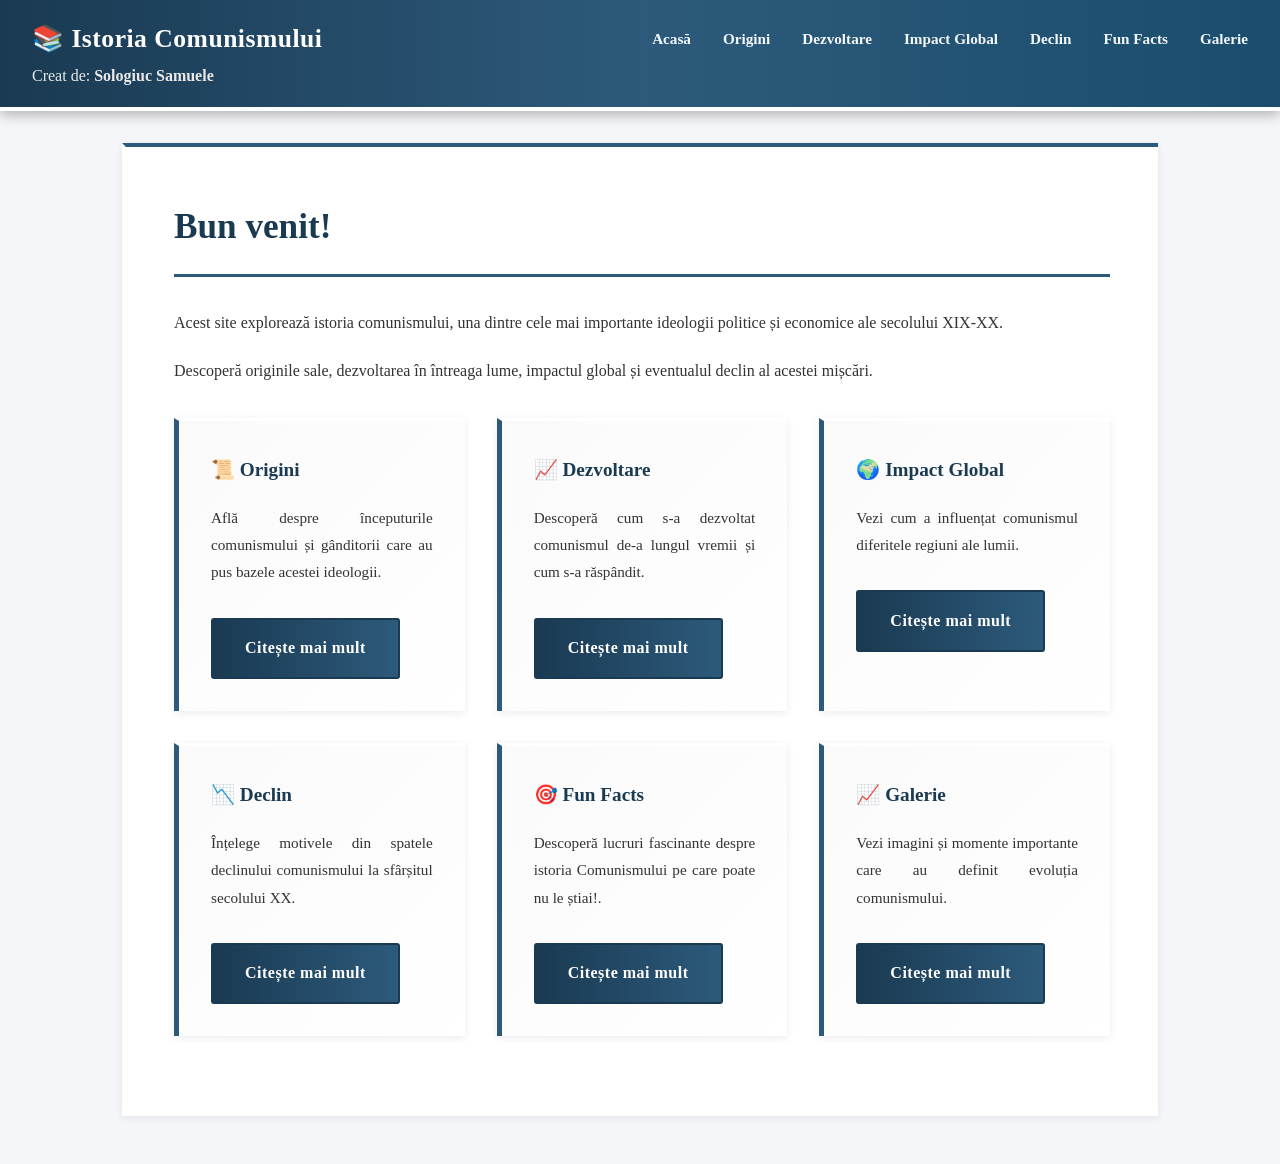
<file: index.html>
<!DOCTYPE html>
<html lang="ro">
<head>
    <meta charset="UTF-8">
    <meta name="viewport" content="width=device-width, initial-scale=1.0">
    <title>Istoria Comunismului</title>
    <link rel="stylesheet" href="style.css">
</head>
<body>
    <header>
        <div class="header-container">   
            <h1> 📚 Istoria Comunismului</h1>
            <nav>
                <ul>
                <li><a href="data.html">Acasă</a></li>
                <li><a href="origini.html">Origini</a></li>
                <li><a href="dezvoltare.html">Dezvoltare</a></li>
                <li><a href="impact.html">Impact Global</a></li>
                <li><a href="declin.html">Declin</a></li>
                <li><a href="fapte.html">Fun Facts</a></li>
                <li><a href="galerie.html">Galerie</a></li>
                </ul>
            </nav>
        </div>
        <p class="author">Creat de: <strong>Sologiuc Samuele</strong></p>
    </header>

    <main>
        <section id="intro">
            <h2>Bun venit!</h2>
            <p>Acest site explorează istoria comunismului, una dintre cele mai importante ideologii politice și economice ale secolului XIX-XX.</p>
            <p>Descoperă originile sale, dezvoltarea în întreaga lume, impactul global și eventualul declin al acestei mișcări.</p>
            
            <div class="cards">
                <div class="card">
                    <h3>📜 Origini</h3>
                    <p>Află despre începuturile comunismului și gânditorii care au pus bazele acestei ideologii.</p>
                    <a href="origini.html" class="btn">Citește mai mult</a>
                </div>
                <div class="card">
                    <h3>📈 Dezvoltare</h3>
                    <p>Descoperă cum s-a dezvoltat comunismul de-a lungul vremii și cum s-a răspândit.</p>
                    <a href="dezvoltare.html" class="btn">Citește mai mult</a>
                </div>
                <div class="card">
                    <h3>🌍 Impact Global</h3>
                    <p>Vezi cum a influențat comunismul diferitele regiuni ale lumii.</p>
                    <a href="impact.html" class="btn">Citește mai mult</a>
                </div>
                <div class="card">
                    <h3>📉 Declin</h3>
                    <p>Înțelege motivele din spatele declinului comunismului la sfârșitul secolului XX.</p>
                    <a href="declin.html" class="btn">Citește mai mult</a>
                </div>
                <div class="card">
                    <h3>🎯 Fun Facts</h3>
                    <p>Descoperă lucruri fascinante despre istoria Comunismului pe care poate nu le știai!.</p>
                    <a href="fapte.html" class="btn">Citește mai mult</a>
                </div>
                <div class="card">
                    <h3>📈 Galerie</h3>
                    <p>Vezi imagini și momente importante care au definit evoluția comunismului.</p>
                    <a href="galerie.html" class="btn">Citește mai mult</a>
                </div>
                </div>
            </div>
        </section>
    </main>

</body>
</html>
</file>
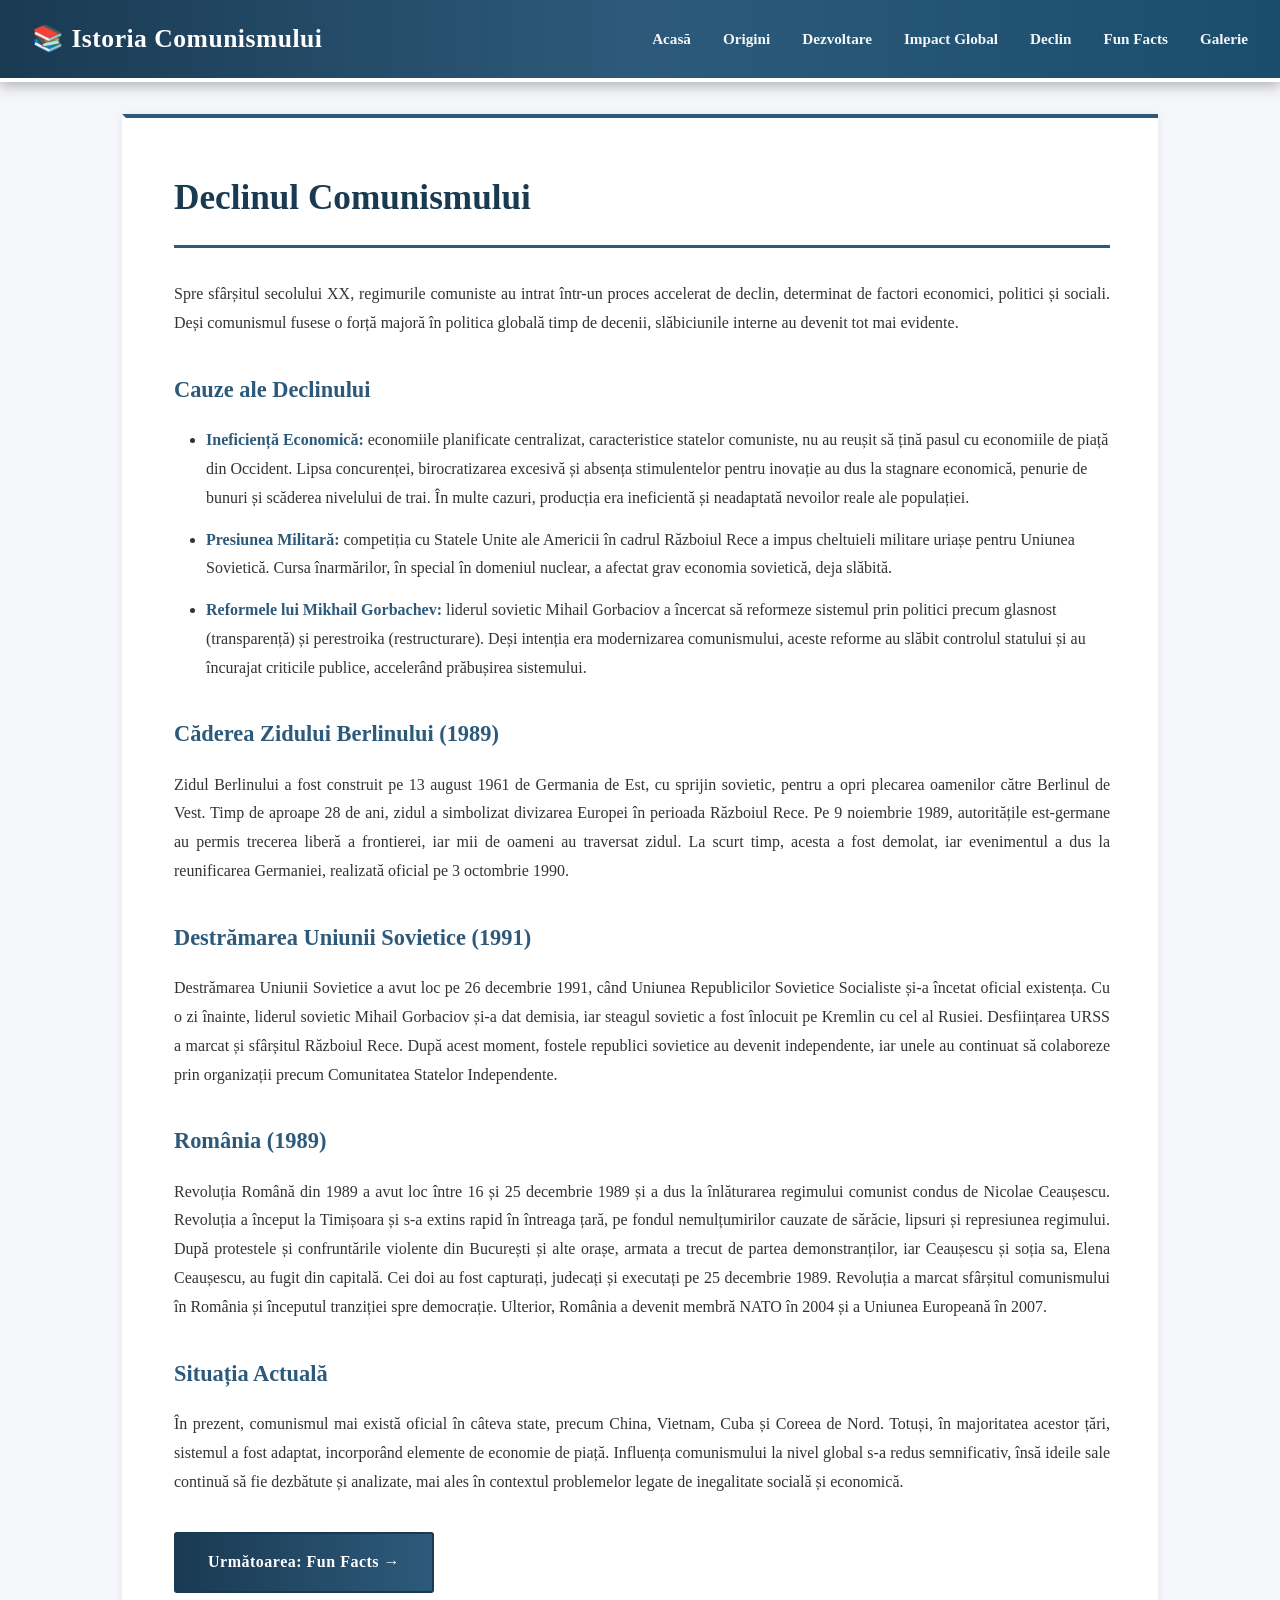
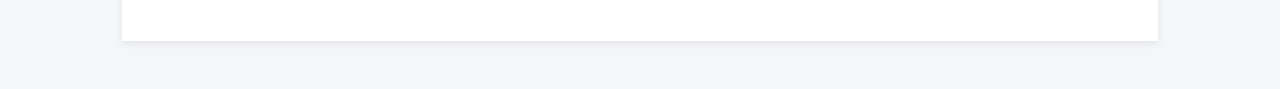
<file: declin.html>
<!DOCTYPE html>
<html lang="ro">
<head>
    <meta charset="UTF-8">
    <meta name="viewport" content="width=device-width, initial-scale=1.0">
    <title>Declin - Istoria Comunismului</title>
    <link rel="stylesheet" href="style.css">
</head>
<body>
    <header>
        <div class="header-container">   
            <h1> 📚 Istoria Comunismului</h1>
            <nav>
                <ul>
                <li><a href="index.html">Acasă</a></li>
                <li><a href="origini.html">Origini</a></li>
                <li><a href="dezvoltare.html">Dezvoltare</a></li>
                <li><a href="impact.html">Impact Global</a></li>
                <li><a href="declin.html">Declin</a></li>
                <li><a href="fapte.html">Fun Facts</a></li>
                <li><a href="galerie.html">Galerie</a></li>
                </ul>
            </nav>
        </div>
    </header>

    <main>
        <section id="declin">
            <h2>Declinul Comunismului</h2>
            <p>Spre sfârșitul secolului XX, regimurile comuniste au intrat într-un proces accelerat de declin, determinat de factori economici, politici și sociali. Deși comunismul fusese o forță majoră în politica globală timp de decenii, slăbiciunile interne au devenit tot mai evidente.</p>
            
            <h3>Cauze ale Declinului</h3>
            <ul>
                <li><strong>Ineficiență Economică: </strong>economiile planificate centralizat, caracteristice statelor comuniste, nu au reușit să țină pasul cu economiile de piață din Occident. Lipsa concurenței, birocratizarea excesivă și absența stimulentelor pentru inovație au dus la stagnare economică, penurie de bunuri și scăderea nivelului de trai. În multe cazuri, producția era ineficientă și neadaptată nevoilor reale ale populației.</li>
	            <li><strong>Presiunea Militară: </strong>competiția cu Statele Unite ale Americii în cadrul Războiul Rece a impus cheltuieli militare uriașe pentru Uniunea Sovietică. Cursa înarmărilor, în special în domeniul nuclear, a afectat grav economia sovietică, deja slăbită.</li>
	            <li><strong>Reformele lui Mikhail Gorbachev: </strong> liderul sovietic Mihail Gorbaciov a încercat să reformeze sistemul prin politici precum glasnost (transparență) și perestroika (restructurare). Deși intenția era modernizarea comunismului, aceste reforme au slăbit controlul statului și au încurajat criticile publice, accelerând prăbușirea sistemului.</li>
            </ul> 
            
            <h3>Căderea Zidului Berlinului (1989)</h3>
            <p>Zidul Berlinului a fost construit pe 13 august 1961 de Germania de Est, cu sprijin sovietic, pentru a opri plecarea oamenilor către Berlinul de Vest. Timp de aproape 28 de ani, zidul a simbolizat divizarea Europei în perioada Războiul Rece. Pe 9 noiembrie 1989, autoritățile est-germane au permis trecerea liberă a frontierei, iar mii de oameni au traversat zidul. La scurt timp, acesta a fost demolat, iar evenimentul a dus la reunificarea Germaniei, realizată oficial pe 3 octombrie 1990.</p>
            
            <h3>Destrămarea Uniunii Sovietice (1991)</h3>
            <p>Destrămarea Uniunii Sovietice a avut loc pe 26 decembrie 1991, când Uniunea Republicilor Sovietice Socialiste și-a încetat oficial existența. Cu o zi înainte, liderul sovietic Mihail Gorbaciov și-a dat demisia, iar steagul sovietic a fost înlocuit pe Kremlin cu cel al Rusiei. Desființarea URSS a marcat și sfârșitul Războiul Rece. După acest moment, fostele republici sovietice au devenit independente, iar unele au continuat să colaboreze prin organizații precum Comunitatea Statelor Independente.</p>
            
            <h3>România (1989)</h3>
            <p>Revoluția Română din 1989 a avut loc între 16 și 25 decembrie 1989 și a dus la înlăturarea regimului comunist condus de Nicolae Ceaușescu. Revoluția a început la Timișoara și s-a extins rapid în întreaga țară, pe fondul nemulțumirilor cauzate de sărăcie, lipsuri și represiunea regimului. După protestele și confruntările violente din București și alte orașe, armata a trecut de partea demonstranților, iar Ceaușescu și soția sa, Elena Ceaușescu, au fugit din capitală. Cei doi au fost capturați, judecați și executați pe 25 decembrie 1989. Revoluția a marcat sfârșitul comunismului în România și începutul tranziției spre democrație. Ulterior, România a devenit membră NATO în 2004 și a Uniunea Europeană în 2007.</p>

            <h3>Situația Actuală</h3>
            <p>În prezent, comunismul mai există oficial în câteva state, precum China, Vietnam, Cuba și Coreea de Nord. Totuși, în majoritatea acestor țări, sistemul a fost adaptat, incorporând elemente de economie de piață. Influența comunismului la nivel global s-a redus semnificativ, însă ideile sale continuă să fie dezbătute și analizate, mai ales în contextul problemelor legate de inegalitate socială și economică.</p>
            
            <a href="fapte.html" class="btn">Următoarea: Fun Facts →</a>
        </section>
    </main>

</body>
</html>
</file>
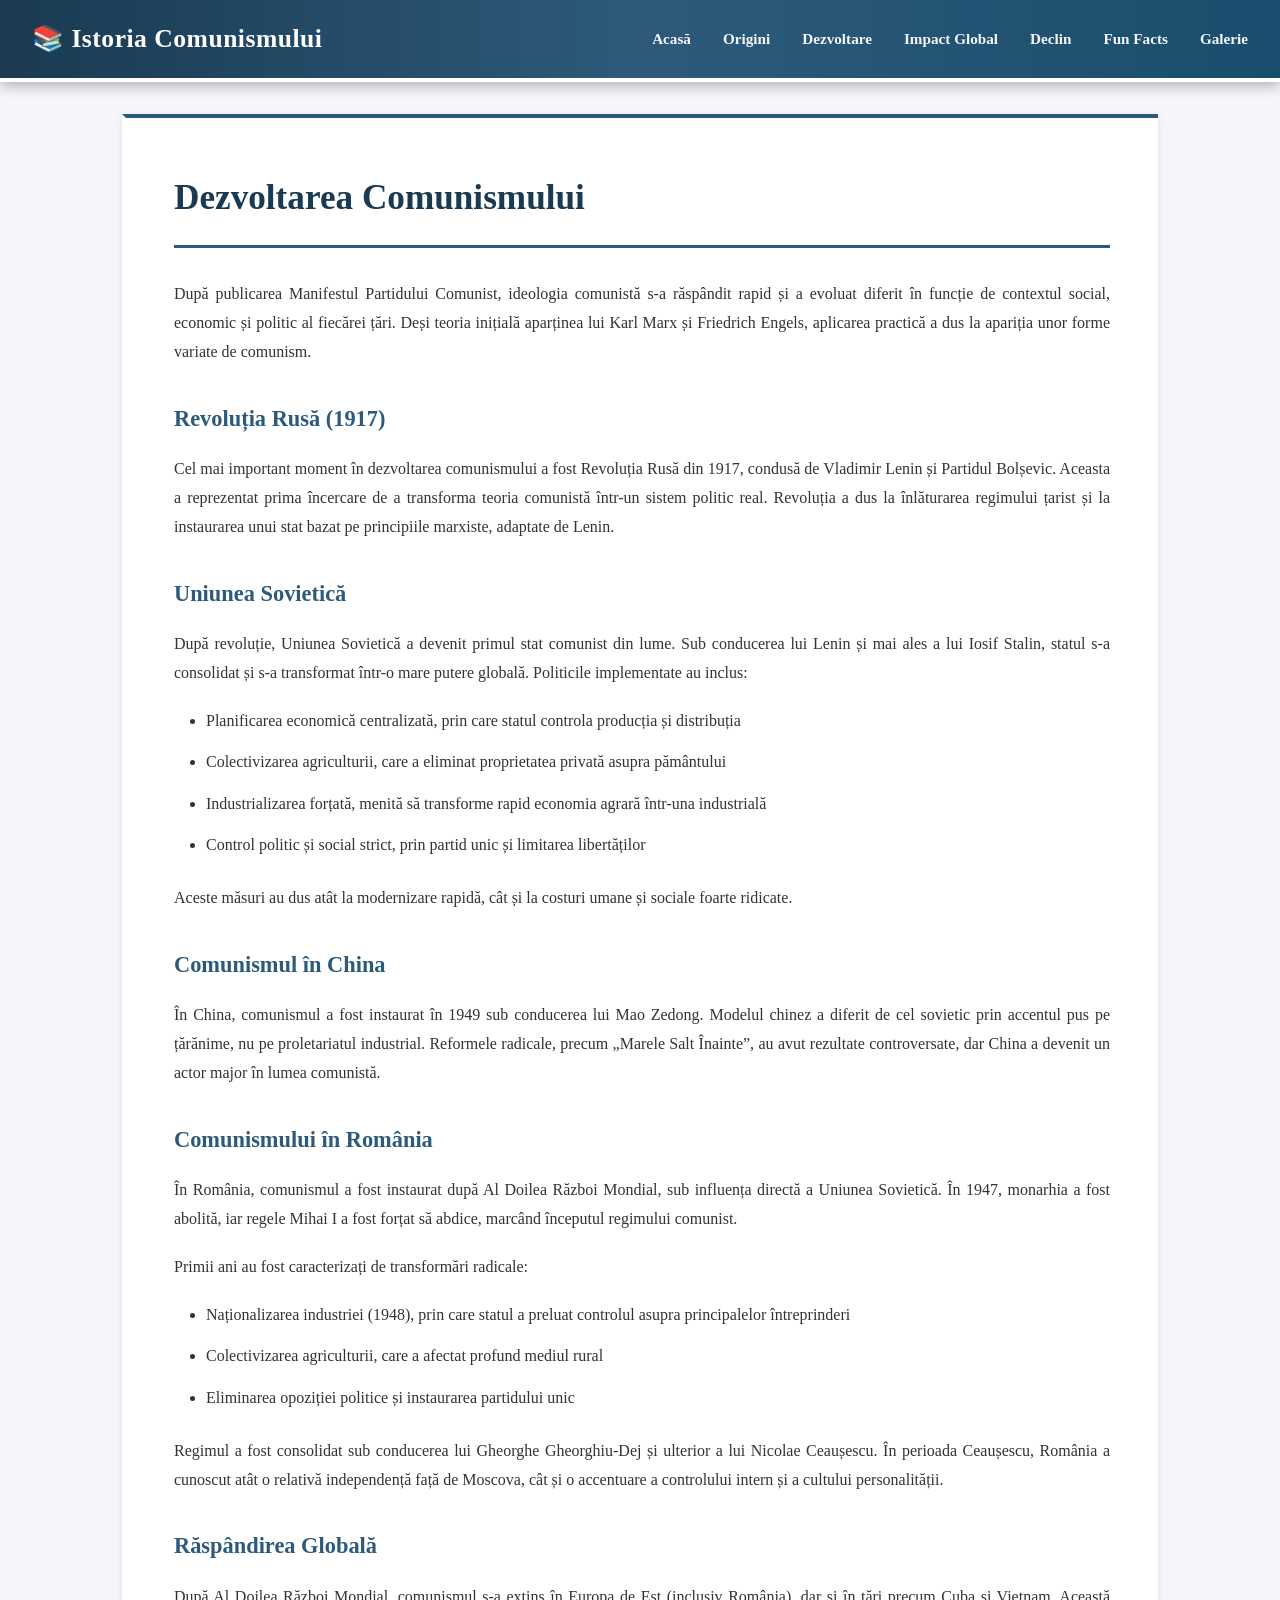
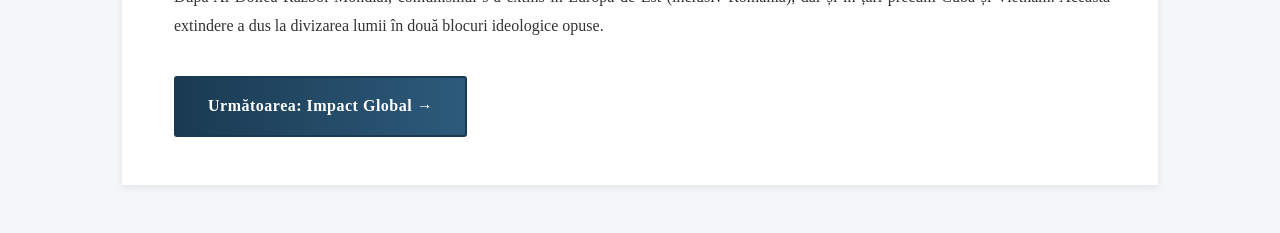
<file: dezvoltare.html>
<!DOCTYPE html>
<html lang="ro">
<head>
    <meta charset="UTF-8">
    <meta name="viewport" content="width=device-width, initial-scale=1.0">
    <link rel="stylesheet" href="style.css">
</head>
<body>
  <header>
        <div class="header-container">   
            <h1> 📚 Istoria Comunismului</h1>
            <nav>
                <ul>
                <li><a href="index.html">Acasă</a></li>
                <li><a href="origini.html">Origini</a></li>
                <li><a href="dezvoltare.html">Dezvoltare</a></li>
                <li><a href="impact.html">Impact Global</a></li>
                <li><a href="declin.html">Declin</a></li>
                <li><a href="fapte.html">Fun Facts</a></li>
                <li><a href="galerie.html">Galerie</a></li>
                </ul>
            </nav>
        </div>
    </header>

    <main>
        <section id="dezvoltare">
            <h2>Dezvoltarea Comunismului</h2>
            <p>După publicarea Manifestul Partidului Comunist, ideologia comunistă s-a răspândit rapid și a evoluat diferit în funcție de contextul social, economic și politic al fiecărei țări. Deși teoria inițială aparținea lui Karl Marx și Friedrich Engels, aplicarea practică a dus la apariția unor forme variate de comunism.</p>
            
            <h3>Revoluția Rusă (1917)</h3>
            <p>Cel mai important moment în dezvoltarea comunismului a fost Revoluția Rusă din 1917, condusă de Vladimir Lenin și Partidul Bolșevic. Aceasta a reprezentat prima încercare de a transforma teoria comunistă într-un sistem politic real. Revoluția a dus la înlăturarea regimului țarist și la instaurarea unui stat bazat pe principiile marxiste, adaptate de Lenin.</p>
            
            <h3>Uniunea Sovietică</h3>
            <p>După revoluție, Uniunea Sovietică a devenit primul stat comunist din lume. Sub conducerea lui Lenin și mai ales a lui Iosif Stalin, statul s-a consolidat și s-a transformat într-o mare putere globală. Politicile implementate au inclus:</p>
            <ul>
                <li>Planificarea economică centralizată, prin care statul controla producția și distribuția</li>
                <li>Colectivizarea agriculturii, care a eliminat proprietatea privată asupra pământului</li>
                <li>Industrializarea forțată, menită să transforme rapid economia agrară într-una industrială</li>
                <li>Control politic și social strict, prin partid unic și limitarea libertăților</li>
            </ul>
            <p>Aceste măsuri au dus atât la modernizare rapidă, cât și la costuri umane și sociale foarte ridicate.</p>
            
            <h3>Comunismul în China</h3>
            <p>În China, comunismul a fost instaurat în 1949 sub conducerea lui Mao Zedong. Modelul chinez a diferit de cel sovietic prin accentul pus pe țărănime, nu pe proletariatul industrial. Reformele radicale, precum „Marele Salt Înainte”, au avut rezultate controversate, dar China a devenit un actor major în lumea comunistă.</p>
            
            <h3>Comunismului în România</h3>
            <p>În România, comunismul a fost instaurat după Al Doilea Război Mondial, sub influența directă a Uniunea Sovietică. În 1947, monarhia a fost abolită, iar regele Mihai I a fost forțat să abdice, marcând începutul regimului comunist.</p>
            <p>Primii ani au fost caracterizați de transformări radicale:</p>
            <ul>
                <li>Naționalizarea industriei (1948), prin care statul a preluat controlul asupra principalelor întreprinderi</li>
                <li>Colectivizarea agriculturii, care a afectat profund mediul rural</li>
                <li>Eliminarea opoziției politice și instaurarea partidului unic</li>
            </ul>
            <p>Regimul a fost consolidat sub conducerea lui Gheorghe Gheorghiu-Dej și ulterior a lui Nicolae Ceaușescu. În perioada Ceaușescu, România a cunoscut atât o relativă independență față de Moscova, cât și o accentuare a controlului intern și a cultului personalității.</p>
            
            <h3>Răspândirea Globală</h3>
            <p>După Al Doilea Război Mondial, comunismul s-a extins în Europa de Est (inclusiv România), dar și în țări precum Cuba și Vietnam. Această extindere a dus la divizarea lumii în două blocuri ideologice opuse.</p>
            
            <a href="impact.html" class="btn">Următoarea: Impact Global →</a>
        </section>
    </main>

</body>
</html>
</file>
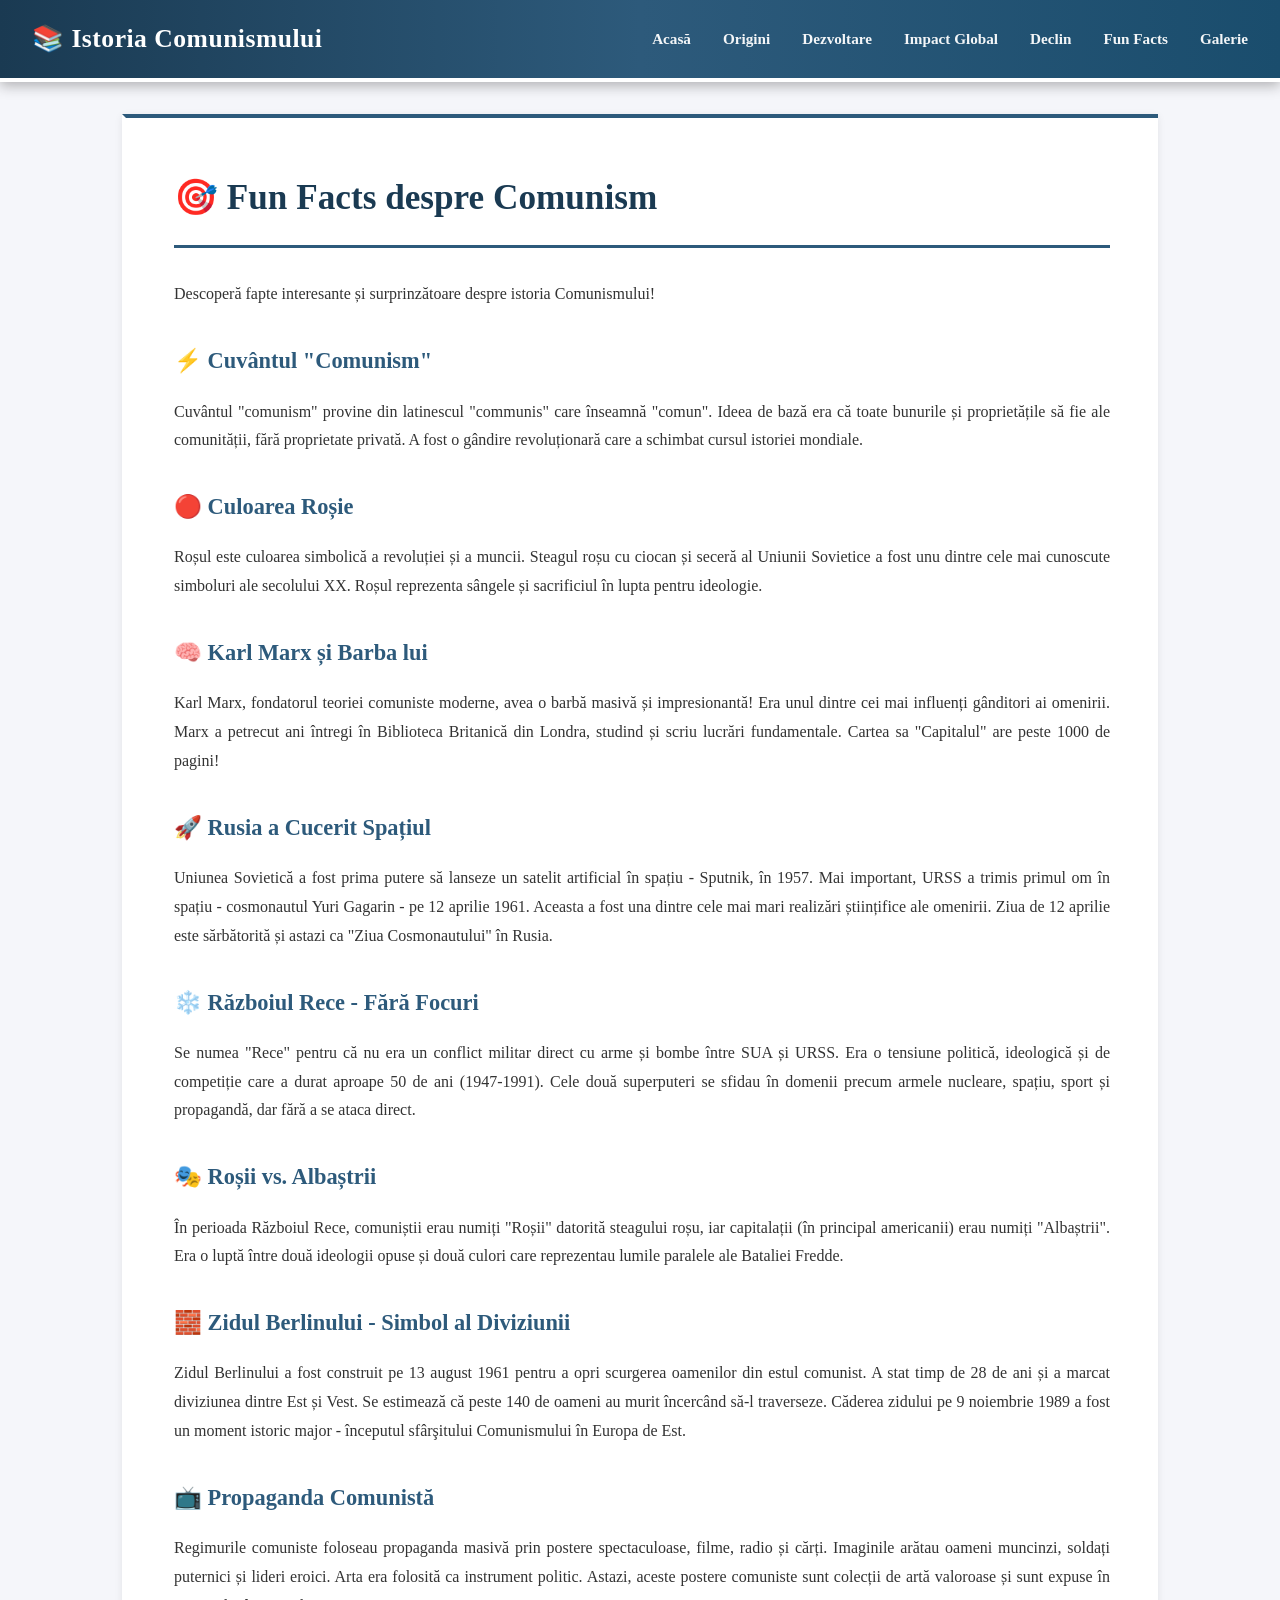
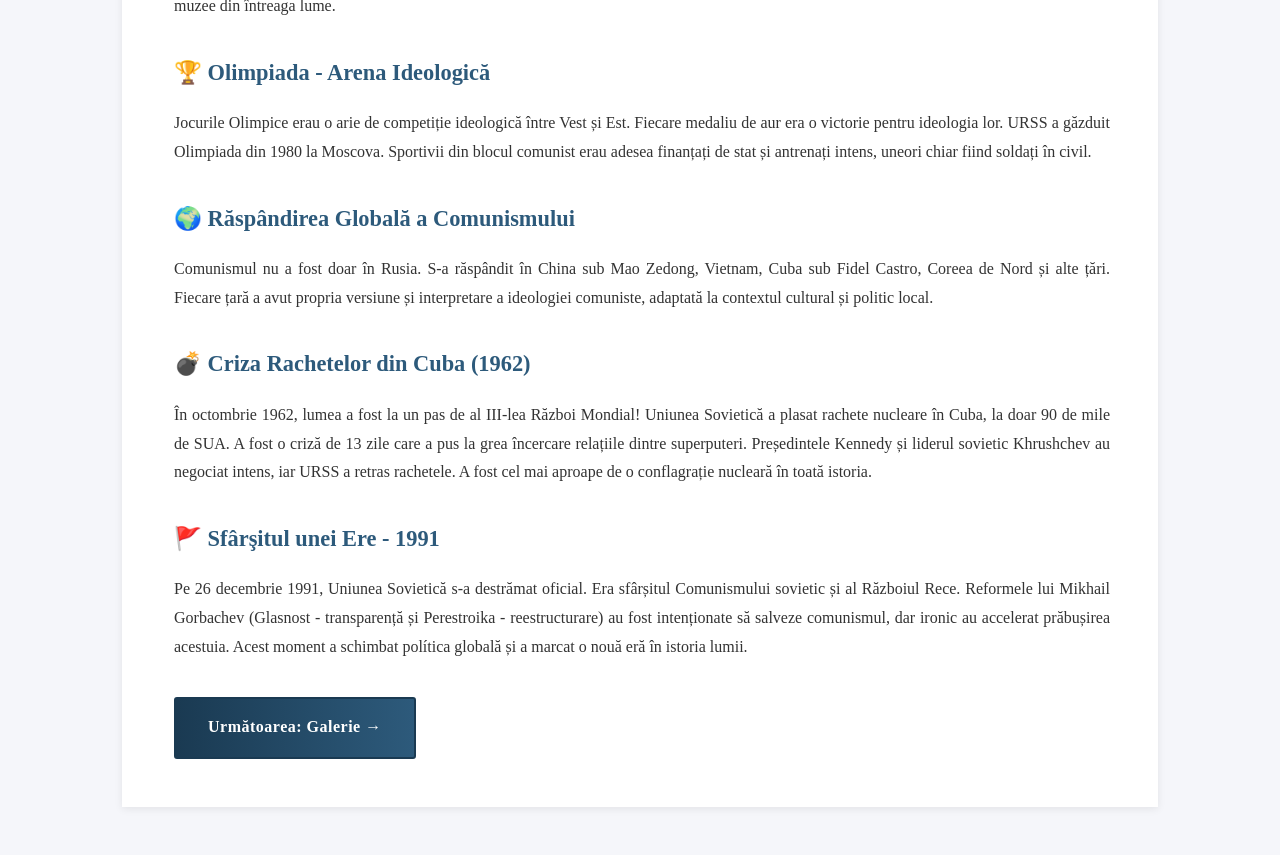
<file: fapte.html>
<!DOCTYPE html>
<html lang="ro">
<head>
    <meta charset="UTF-8">
    <meta name="viewport" content="width=device-width, initial-scale=1.0">
    <title>Fun Facts - Istoria Comunismului</title>
    <link rel="stylesheet" href="style.css">
</head>
<body>
  <header>
        <div class="header-container">   
            <h1> 📚 Istoria Comunismului</h1>
            <nav>
                <ul>
                <li><a href="index.html">Acasă</a></li>
                <li><a href="origini.html">Origini</a></li>
                <li><a href="dezvoltare.html">Dezvoltare</a></li>
                <li><a href="impact.html">Impact Global</a></li>
                <li><a href="declin.html">Declin</a></li>
                <li><a href="fapte.html">Fun Facts</a></li>
                <li><a href="galerie.html">Galerie</a></li>
                </ul>
            </nav>
        </div>
    </header>

    <main>
        <section id="facts">
            <h2>🎯 Fun Facts despre Comunism</h2>
            <p>Descoperă fapte interesante și surprinzătoare despre istoria Comunismului!</p>
            
            <h3>⚡ Cuvântul "Comunism"</h3>
            <p>Cuvântul "comunism" provine din latinescul "communis" care înseamnă "comun". Ideea de bază era că toate bunurile și proprietățile să fie ale comunității, fără proprietate privată. A fost o gândire revoluționară care a schimbat cursul istoriei mondiale.</p>
            
            <h3>🔴 Culoarea Roșie</h3>
            <p>Roșul este culoarea simbolică a revoluției și a muncii. Steagul roșu cu ciocan și seceră al Uniunii Sovietice a fost unu dintre cele mai cunoscute simboluri ale secolului XX. Roșul reprezenta sângele și sacrificiul în lupta pentru ideologie.</p>
            
            <h3>🧠 Karl Marx și Barba lui</h3>
            <p>Karl Marx, fondatorul teoriei comuniste moderne, avea o barbă masivă și impresionantă! Era unul dintre cei mai influenți gânditori ai omenirii. Marx a petrecut ani întregi în Biblioteca Britanică din Londra, studind și scriu lucrări fundamentale. Cartea sa "Capitalul" are peste 1000 de pagini!</p>
            
            <h3>🚀 Rusia a Cucerit Spațiul</h3>
            <p>Uniunea Sovietică a fost prima putere să lanseze un satelit artificial în spațiu - Sputnik, în 1957. Mai important, URSS a trimis primul om în spațiu - cosmonautul Yuri Gagarin - pe 12 aprilie 1961. Aceasta a fost una dintre cele mai mari realizări științifice ale omenirii. Ziua de 12 aprilie este sărbătorită și astazi ca "Ziua Cosmonautului" în Rusia.</p>
            
            <h3>❄️ Războiul Rece - Fără Focuri</h3>
            <p>Se numea "Rece" pentru că nu era un conflict militar direct cu arme și bombe între SUA și URSS. Era o tensiune politică, ideologică și de competiție care a durat aproape 50 de ani (1947-1991). Cele două superputeri se sfidau în domenii precum armele nucleare, spațiu, sport și propagandă, dar fără a se ataca direct.</p>
            
            <h3>🎭 Roșii vs. Albaștrii</h3>
            <p>În perioada Războiul Rece, comuniștii erau numiți "Roșii" datorită steagului roșu, iar capitalații (în principal americanii) erau numiți "Albaștrii". Era o luptă între două ideologii opuse și două culori care reprezentau lumile paralele ale Bataliei Fredde.</p>
            
            <h3>🧱 Zidul Berlinului - Simbol al Diviziunii</h3>
            <p>Zidul Berlinului a fost construit pe 13 august 1961 pentru a opri scurgerea oamenilor din estul comunist. A stat timp de 28 de ani și a marcat diviziunea dintre Est și Vest. Se estimează că peste 140 de oameni au murit încercând să-l traverseze. Căderea zidului pe 9 noiembrie 1989 a fost un moment istoric major - începutul sfârşitului Comunismului în Europa de Est.</p>
            
            <h3>📺 Propaganda Comunistă</h3>
            <p>Regimurile comuniste foloseau propaganda masivă prin postere spectaculoase, filme, radio și cărți. Imaginile arătau oameni muncinzi, soldați puternici și lideri eroici. Arta era folosită ca instrument politic. Astazi, aceste postere comuniste sunt colecții de artă valoroase și sunt expuse în muzee din întreaga lume.</p>
            
            <h3>🏆 Olimpiada - Arena Ideologică</h3>
            <p>Jocurile Olimpice erau o arie de competiție ideologică între Vest și Est. Fiecare medaliu de aur era o victorie pentru ideologia lor. URSS a găzduit Olimpiada din 1980 la Moscova. Sportivii din blocul comunist erau adesea finanțați de stat și antrenați intens, uneori chiar fiind soldați în civil.</p>
            
            <h3>🌍 Răspândirea Globală a Comunismului</h3>
            <p>Comunismul nu a fost doar în Rusia. S-a răspândit în China sub Mao Zedong, Vietnam, Cuba sub Fidel Castro, Coreea de Nord și alte țări. Fiecare țară a avut propria versiune și interpretare a ideologiei comuniste, adaptată la contextul cultural și politic local.</p>
            
            <h3>💣 Criza Rachetelor din Cuba (1962)</h3>
            <p>În octombrie 1962, lumea a fost la un pas de al III-lea Război Mondial! Uniunea Sovietică a plasat rachete nucleare în Cuba, la doar 90 de mile de SUA. A fost o criză de 13 zile care a pus la grea încercare relațiile dintre superputeri. Președintele Kennedy și liderul sovietic Khrushchev au negociat intens, iar URSS a retras rachetele. A fost cel mai aproape de o conflagrație nucleară în toată istoria.</p>
            
            <h3>🚩 Sfârşitul unei Ere - 1991</h3>
            <p>Pe 26 decembrie 1991, Uniunea Sovietică s-a destrămat oficial. Era sfârșitul Comunismului sovietic și al Războiul Rece. Reformele lui Mikhail Gorbachev (Glasnost - transparență și Perestroika - reestructurare) au fost intenționate să salveze comunismul, dar ironic au accelerat prăbușirea acestuia. Acest moment a schimbat política globală și a marcat o nouă eră în istoria lumii.</p>
            
            <a href="galerie.html" class="btn">Următoarea: Galerie →</a>
        </section>
    </main>

</body>
</html>
</file>
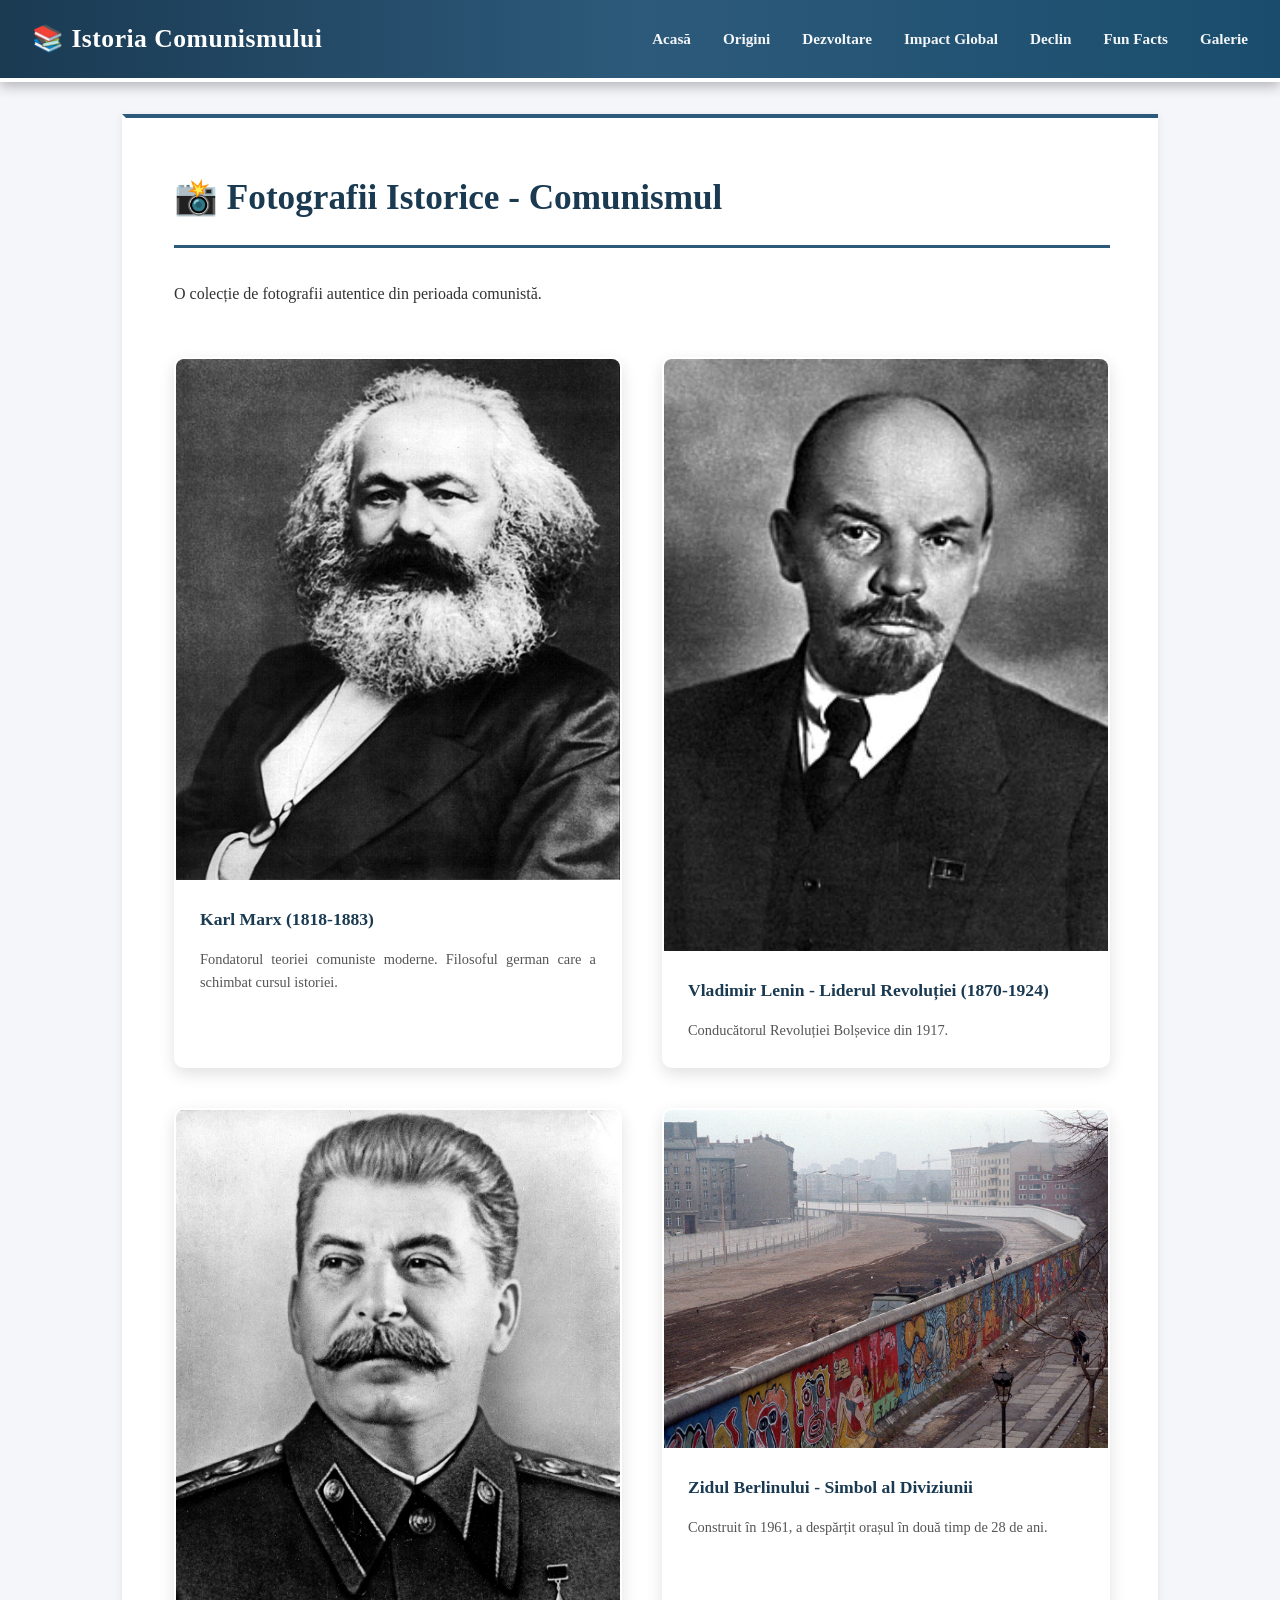
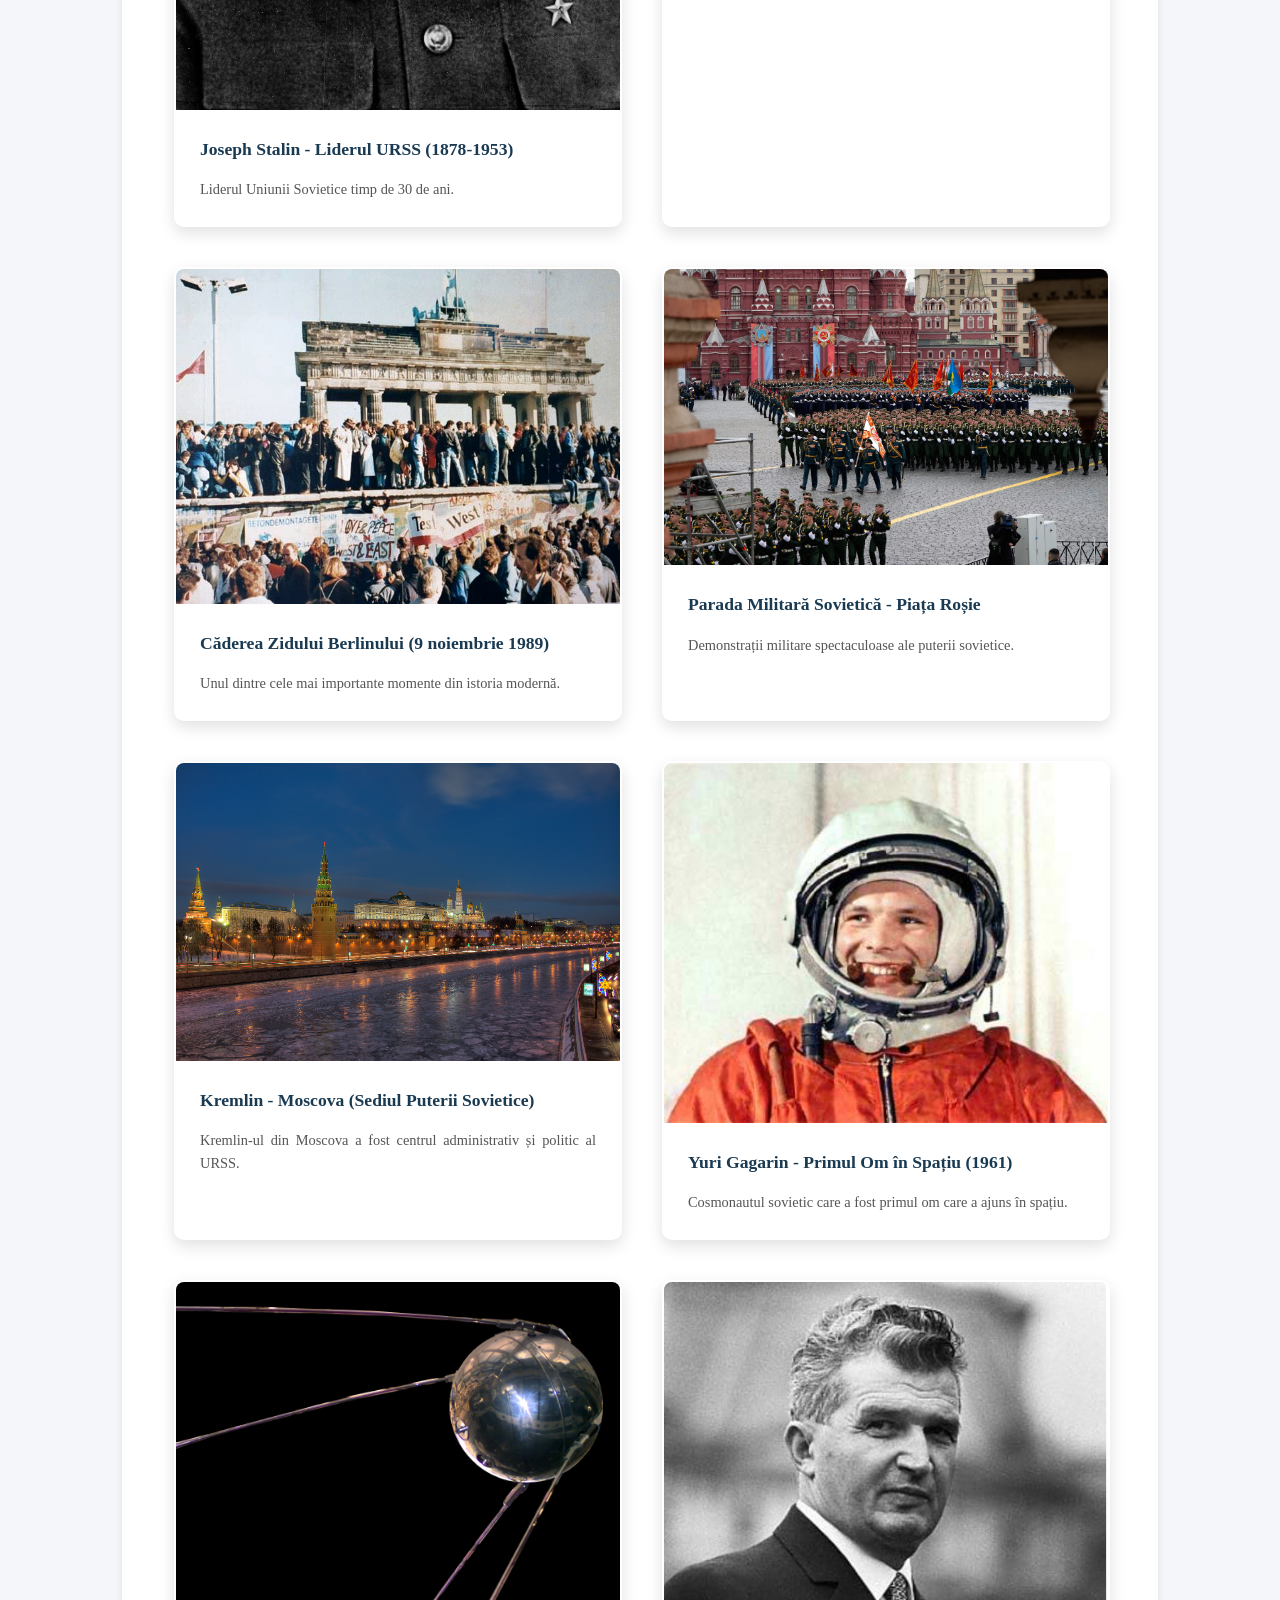
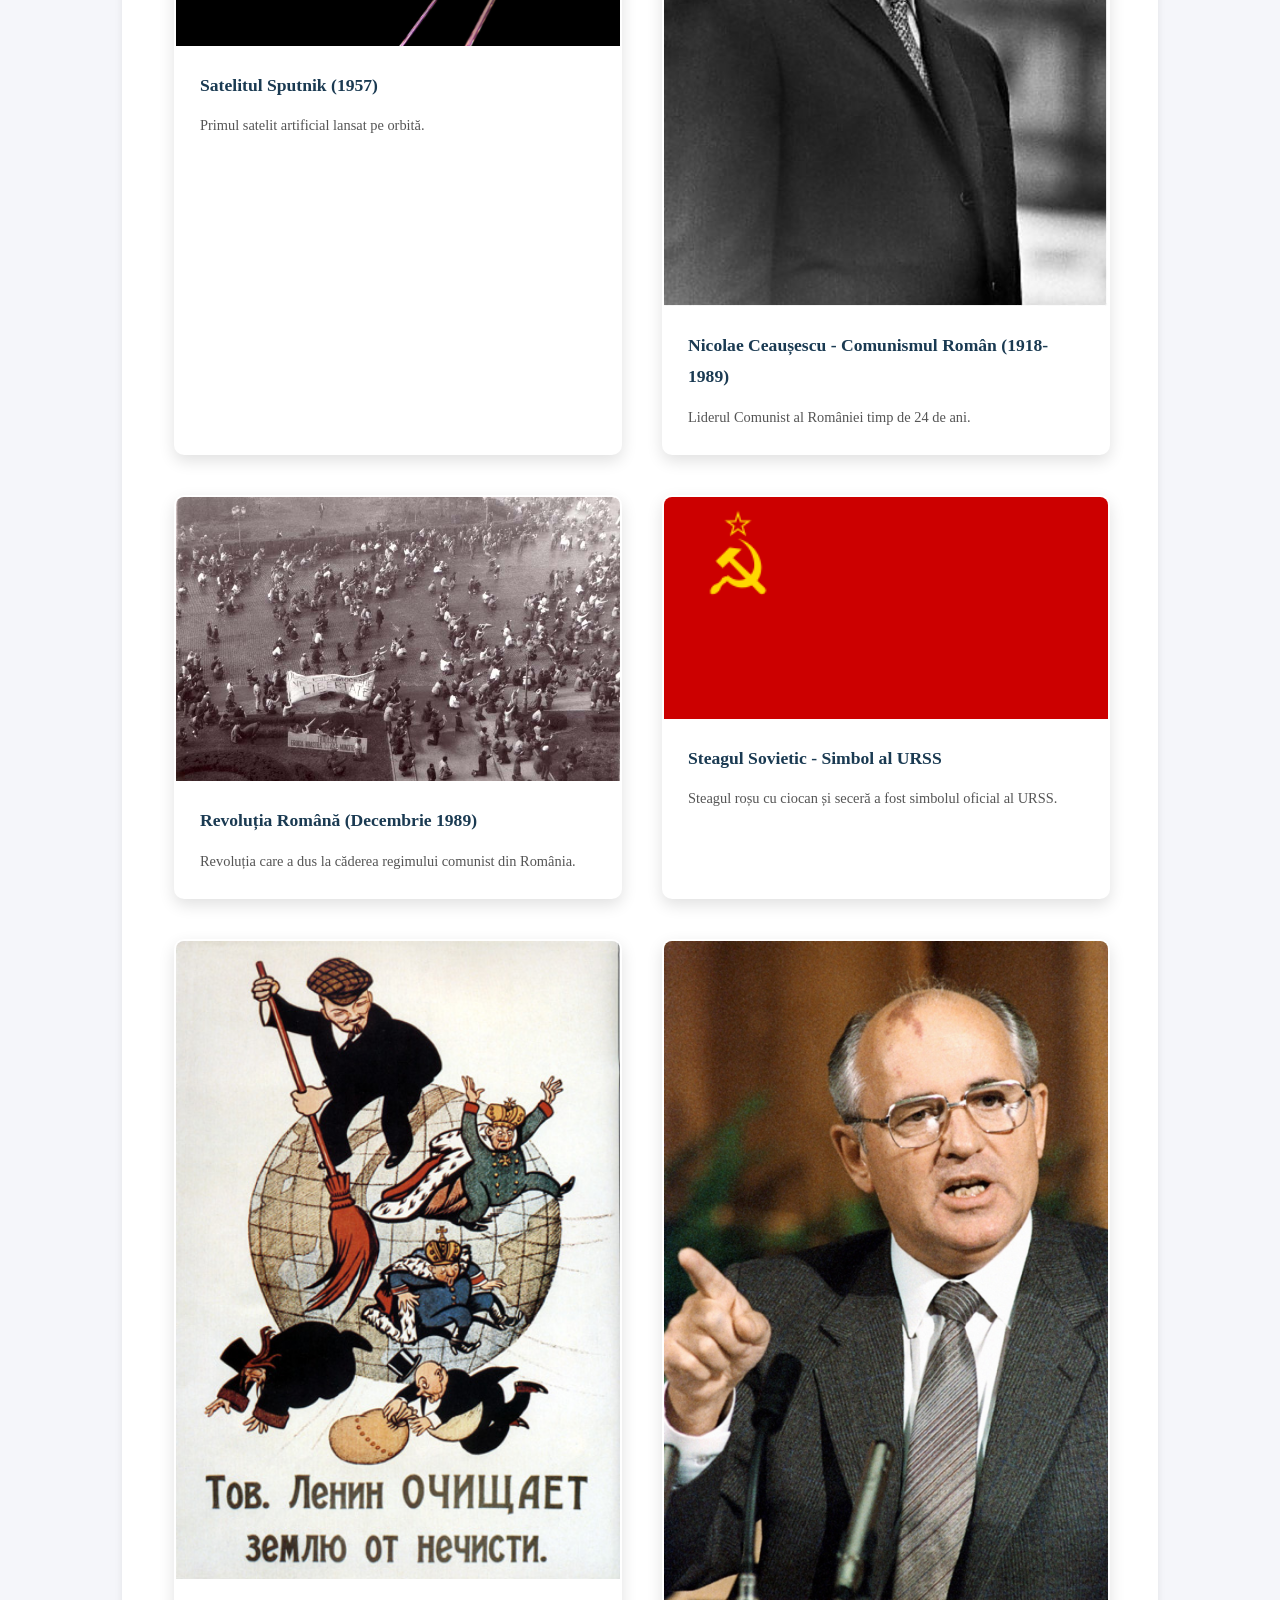
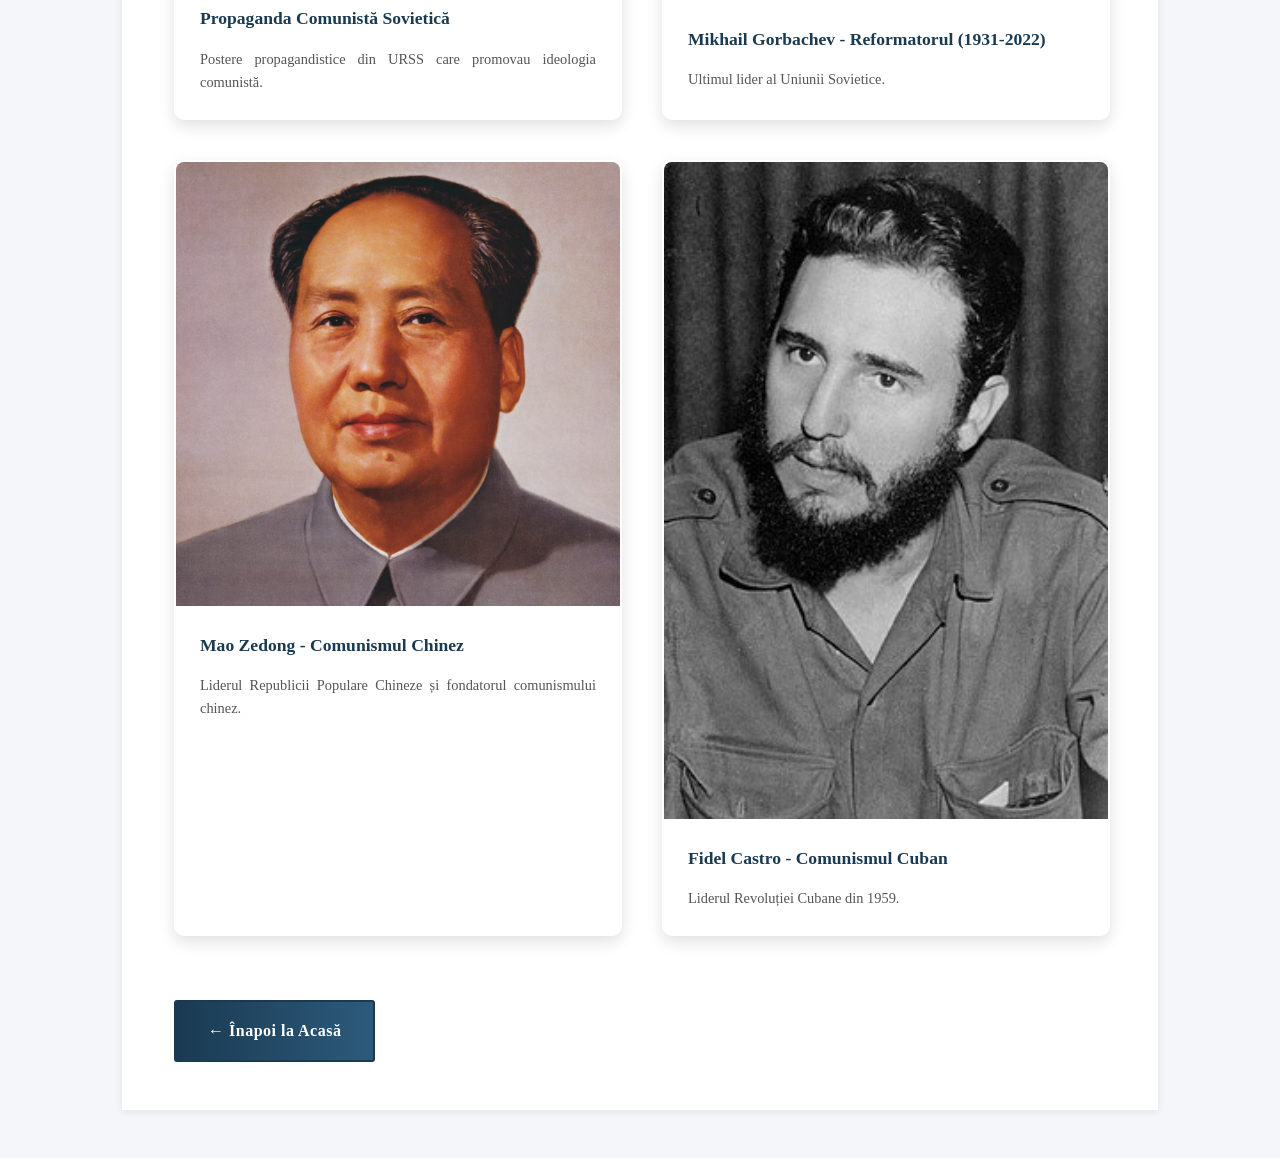
<file: galerie.html>
<!DOCTYPE html>
<html lang="ro">
<head>
    <meta charset="UTF-8">
    <meta name="viewport" content="width=device-width, initial-scale=1.0">
    <title>Fotografii - Istoria Comunismului</title>
    <link rel="stylesheet" href="style.css">
</head>
<body>
    <header>
        <div class="header-container">   
            <h1> 📚 Istoria Comunismului</h1>
            <nav>
                <ul>
                <li><a href="index.html">Acasă</a></li>
                <li><a href="origini.html">Origini</a></li>
                <li><a href="dezvoltare.html">Dezvoltare</a></li>
                <li><a href="impact.html">Impact Global</a></li>
                <li><a href="declin.html">Declin</a></li>
                <li><a href="fapte.html">Fun Facts</a></li>
                <li><a href="galerie.html">Galerie</a></li>
                </ul>
            </nav>
        </div>
    </header>

    <main>
        <section id="photos">
            <h2>📸 Fotografii Istorice - Comunismul</h2>
            <p>O colecție de fotografii autentice din perioada comunistă.</p>
            
            <div class="photos-container">
                <div class="photo-item">
                    <img src="images/karl-marx.jpg">
                    <h3>Karl Marx (1818-1883)</h3>
                    <p>Fondatorul teoriei comuniste moderne. Filosoful german care a schimbat cursul istoriei.</p>
                </div>

                <div class="photo-item">
                    <img src="images/lenin.jpg">
                    <h3>Vladimir Lenin - Liderul Revoluției (1870-1924)</h3>
                    <p>Conducătorul Revoluției Bolșevice din 1917.</p>
                </div>

                <div class="photo-item">
                    <img src="images/stalin.jpg">
                    <h3>Joseph Stalin - Liderul URSS (1878-1953)</h3>
                    <p>Liderul Uniunii Sovietice timp de 30 de ani.</p>
                </div>

                <div class="photo-item">
                    <img src="images/berlin-wall.jpg">
                    <h3>Zidul Berlinului - Simbol al Diviziunii</h3>
                    <p>Construit în 1961, a despărțit orașul în două timp de 28 de ani.</p>
                </div>

                <div class="photo-item">
                    <img src="images/fall-of-wall.jpg">
                    <h3>Căderea Zidului Berlinului (9 noiembrie 1989)</h3>
                    <p>Unul dintre cele mai importante momente din istoria modernă.</p>
                </div>

                <div class="photo-item">
                    <img src="images/red.avif">
                    <h3>Parada Militară Sovietică - Piața Roșie</h3>
                    <p>Demonstrații militare spectaculoase ale puterii sovietice.</p>
                </div>

                <div class="photo-item">
                    <img src="images/kremlin.jpg" alt="Kremlin Moscova">
                    <h3>Kremlin - Moscova (Sediul Puterii Sovietice)</h3>
                    <p>Kremlin-ul din Moscova a fost centrul administrativ și politic al URSS.</p>
                </div>

                <div class="photo-item">
                    <img src="images/gagarin.jpg" alt="Yuri Gagarin">
                    <h3>Yuri Gagarin - Primul Om în Spațiu (1961)</h3>
                    <p>Cosmonautul sovietic care a fost primul om care a ajuns în spațiu.</p>
                </div>

                <div class="photo-item">
                    <img src="images/sputnik.jpg" alt="Satelitul Sputnik">
                    <h3>Satelitul Sputnik (1957)</h3>
                    <p>Primul satelit artificial lansat pe orbită.</p>
                </div>

                <div class="photo-item">
                    <img src="images/ceausescu.jpg" alt="Nicolae Ceaușescu">
                    <h3>Nicolae Ceaușescu - Comunismul Român (1918-1989)</h3>
                    <p>Liderul Comunist al României timp de 24 de ani.</p>
                </div>

                <div class="photo-item">
                    <img src="images/romanian-revolution.jpg" alt="Revoluția Română">
                    <h3>Revoluția Română (Decembrie 1989)</h3>
                    <p>Revoluția care a dus la căderea regimului comunist din România.</p>
                </div>

                <div class="photo-item">
                    <img src="images/soviet-flag.jpg" alt="Steagul Sovietic">
                    <h3>Steagul Sovietic - Simbol al URSS</h3>
                    <p>Steagul roșu cu ciocan și seceră a fost simbolul oficial al URSS.</p>
                </div>

                <div class="photo-item">
                    <img src="images/propaganda.jpg" alt="Propaganda Sovietică">
                    <h3>Propaganda Comunistă Sovietică</h3>
                    <p>Postere propagandistice din URSS care promovau ideologia comunistă.</p>
                </div>

                <div class="photo-item">
                    <img src="images/gorbachev.jpg" alt="Mikhail Gorbachev">
                    <h3>Mikhail Gorbachev - Reformatorul (1931-2022)</h3>
                    <p>Ultimul lider al Uniunii Sovietice.</p>
                </div>

                <div class="photo-item">
                    <img src="images/mao.jpg" alt="Mao Zedong">
                    <h3>Mao Zedong - Comunismul Chinez</h3>
                    <p>Liderul Republicii Populare Chineze și fondatorul comunismului chinez.</p>
                </div>

                <div class="photo-item">
                    <img src="images/castro.jpg" alt="Fidel Castro">
                    <h3>Fidel Castro - Comunismul Cuban</h3>
                    <p>Liderul Revoluției Cubane din 1959.</p>
                </div>
            </div>

            <a href="index.html" class="btn">← Înapoi la Acasă</a>
        </section>
    </main>

</body>
</html>
</file>
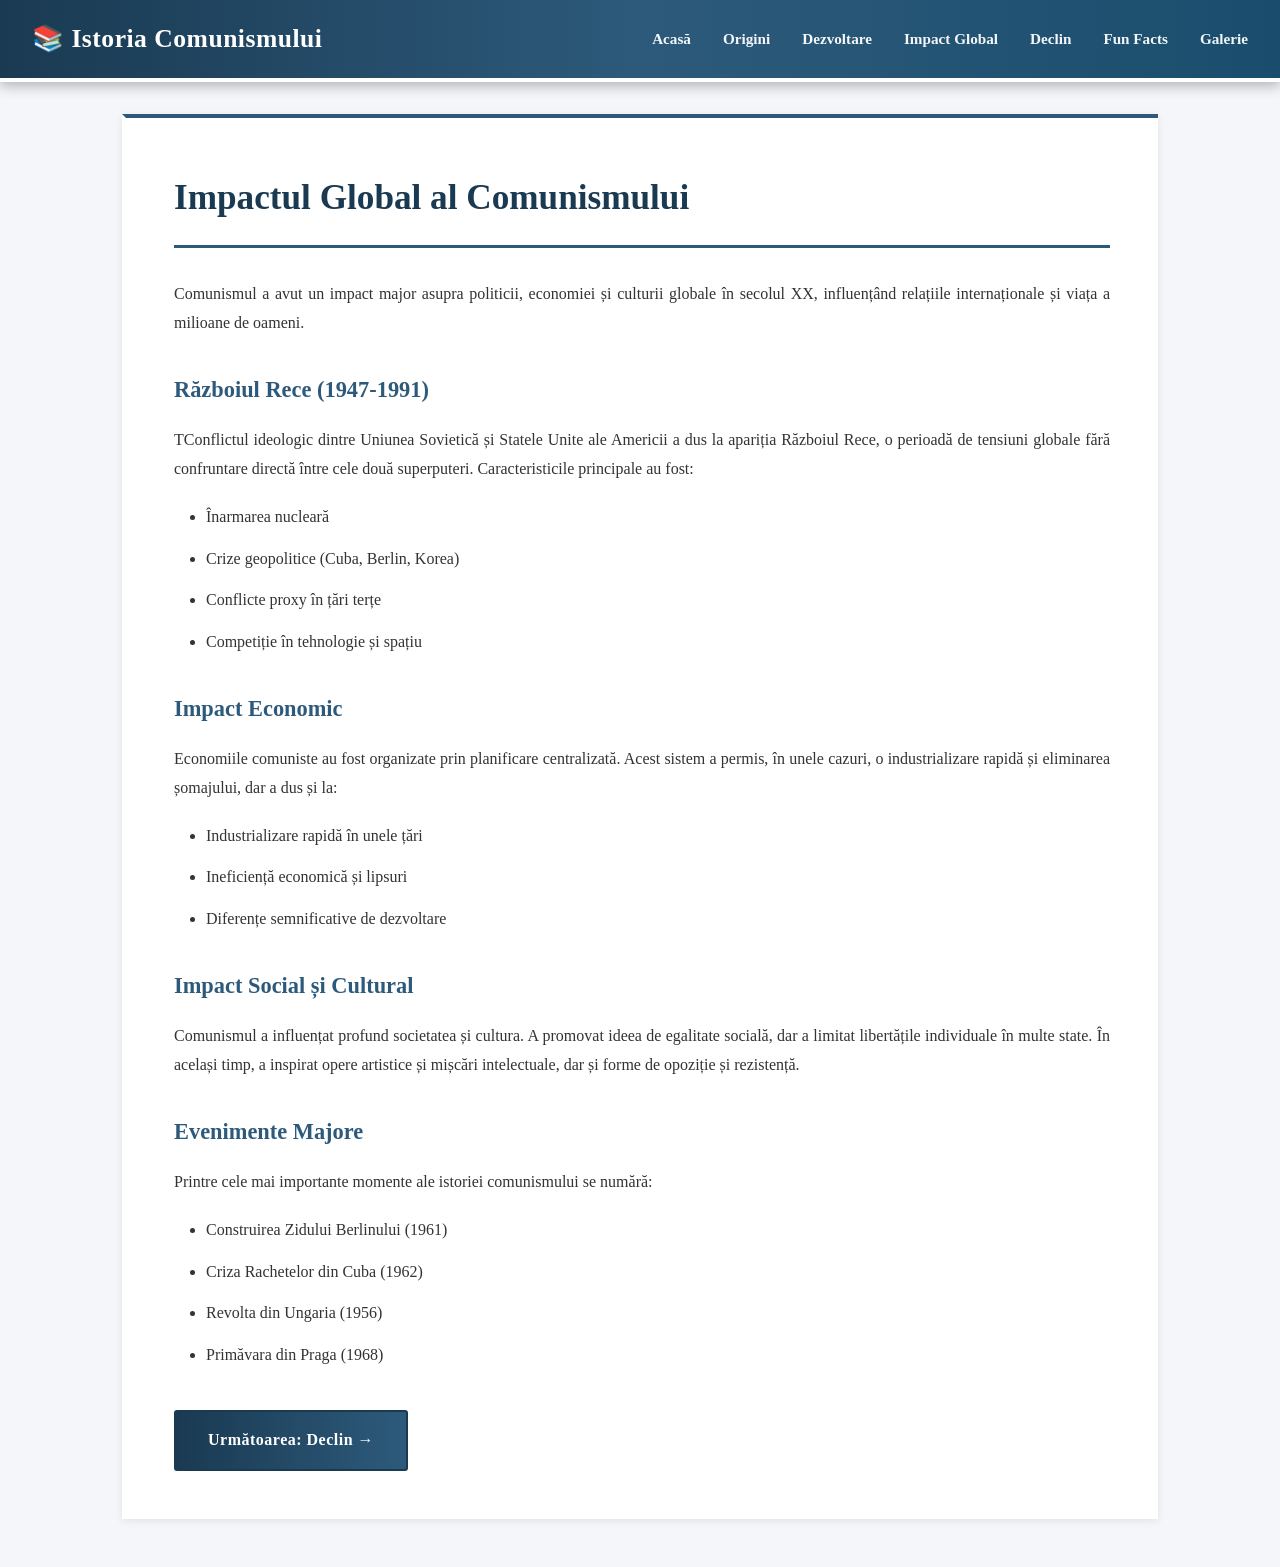
<file: impact.html>
<!DOCTYPE html>
<html lang="ro">
<head>
    <meta charset="UTF-8">
    <meta name="viewport" content="width=device-width, initial-scale=1.0">
    <title>Impact Global - Istoria Comunismului</title>
    <link rel="stylesheet" href="style.css">
</head>
<body>
   <header>
        <div class="header-container">   
            <h1> 📚 Istoria Comunismului</h1>
            <nav>
                <ul>
                <li><a href="index.html">Acasă</a></li>
                <li><a href="origini.html">Origini</a></li>
                <li><a href="dezvoltare.html">Dezvoltare</a></li>
                <li><a href="impact.html">Impact Global</a></li>
                <li><a href="declin.html">Declin</a></li>
                <li><a href="fapte.html">Fun Facts</a></li>
                <li><a href="galerie.html">Galerie</a></li>
                </ul>
            </nav>
        </div>
    </header>

    <main>
        <section id="impact">
            <h2>Impactul Global al Comunismului</h2>
            <p>Comunismul a avut un impact major asupra politicii, economiei și culturii globale în secolul XX, influențând relațiile internaționale și viața a milioane de oameni.</p>
            
            <h3>Războiul Rece (1947-1991)</h3>
            <p>TConflictul ideologic dintre Uniunea Sovietică și Statele Unite ale Americii a dus la apariția Războiul Rece, o perioadă de tensiuni globale fără confruntare directă între cele două superputeri. Caracteristicile principale au fost:</p>
            <ul>
                <li>Înarmarea nucleară</li>
                <li>Crize geopolitice (Cuba, Berlin, Korea)</li>
                <li>Conflicte proxy în țări terțe</li>
                <li>Competiție în tehnologie și spațiu</li>
            </ul>
            
            <h3>Impact Economic</h3>
            <p>Economiile comuniste au fost organizate prin planificare centralizată. Acest sistem a permis, în unele cazuri, o industrializare rapidă și eliminarea șomajului, dar a dus și la:</p>
            <ul>
                <li>Industrializare rapidă în unele țări</li>
                <li>Ineficiență economică și lipsuri</li>
                <li>Diferențe semnificative de dezvoltare</li>
            </ul>
            
            <h3>Impact Social și Cultural</h3>
            <p>Comunismul a influențat profund societatea și cultura. A promovat ideea de egalitate socială, dar a limitat libertățile individuale în multe state. În același timp, a inspirat opere artistice și mișcări intelectuale, dar și forme de opoziție și rezistență.</p>
            
            <h3>Evenimente Majore</h3>
            <p>Printre cele mai importante momente ale istoriei comunismului se numără:</p>
            <ul>
                <li>Construirea Zidului Berlinului (1961)</li>
                <li>Criza Rachetelor din Cuba (1962)</li>
                <li>Revolta din Ungaria (1956)</li>
                <li>Primăvara din Praga (1968)</li>
            </ul>
            
            <a href="declin.html" class="btn">Următoarea: Declin →</a>
        </section>
    </main>

</body>
</html>
</file>
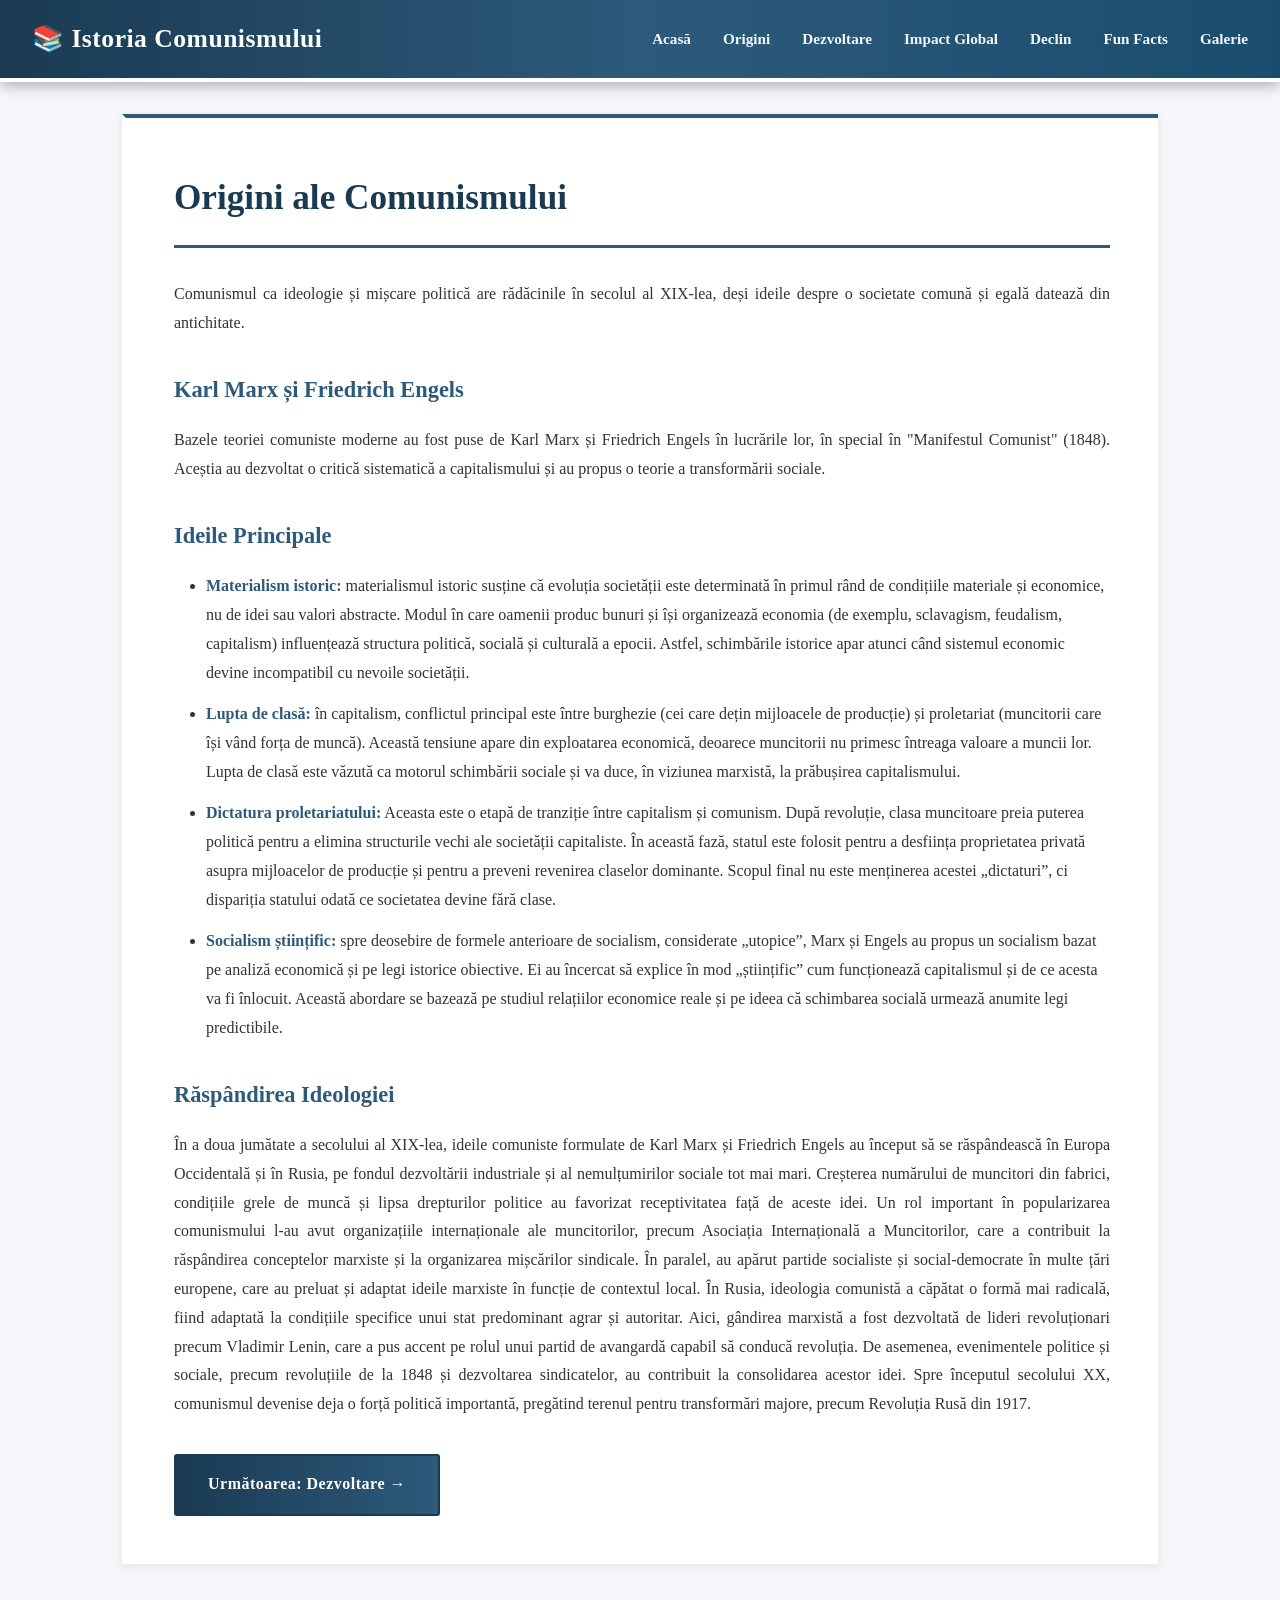
<file: origini.html>
<!DOCTYPE html>
<html lang="ro">
<head>
    <meta charset="UTF-8">
    <meta name="viewport" content="width=device-width, initial-scale=1.0">
    <title>Origini - Istoria Comunismului</title>
    <link rel="stylesheet" href="style.css">
</head>
<body>
    <header>
        <div class="header-container">   
            <h1> 📚 Istoria Comunismului</h1>
            <nav>
                <ul>
                <li><a href="index.html">Acasă</a></li>
                <li><a href="origini.html">Origini</a></li>
                <li><a href="dezvoltare.html">Dezvoltare</a></li>
                <li><a href="impact.html">Impact Global</a></li>
                <li><a href="declin.html">Declin</a></li>
                <li><a href="fapte.html">Fun Facts</a></li>
                <li><a href="galerie.html">Galerie</a></li>
                </ul>
            </nav>
        </div>
    </header>

    <main>
        <section id="origini">
            <h2>Origini ale Comunismului</h2>
            <p>Comunismul ca ideologie și mișcare politică are rădăcinile în secolul al XIX-lea, deși ideile despre o societate comună și egală datează din antichitate.</p>
            
            <h3>Karl Marx și Friedrich Engels</h3>
            <p>Bazele teoriei comuniste moderne au fost puse de Karl Marx și Friedrich Engels în lucrările lor, în special în "Manifestul Comunist" (1848). Aceștia au dezvoltat o critică sistematică a capitalismului și au propus o teorie a transformării sociale.</p>
            
            <h3>Ideile Principale</h3>
            <ul>
                <li><strong>Materialism istoric:</strong> materialismul istoric susține că evoluția societății este determinată în primul rând de condițiile materiale și economice, nu de idei sau valori abstracte. Modul în care oamenii produc bunuri și își organizează economia (de exemplu, sclavagism, feudalism, capitalism) influențează structura politică, socială și culturală a epocii. Astfel, schimbările istorice apar atunci când sistemul economic devine incompatibil cu nevoile societății.</li>
                <li><strong>Lupta de clasă:</strong> în capitalism, conflictul principal este între burghezie (cei care dețin mijloacele de producție) și proletariat (muncitorii care își vând forța de muncă). Această tensiune apare din exploatarea economică, deoarece muncitorii nu primesc întreaga valoare a muncii lor. Lupta de clasă este văzută ca motorul schimbării sociale și va duce, în viziunea marxistă, la prăbușirea capitalismului.</li>
                <li><strong>Dictatura proletariatului:</strong> Aceasta este o etapă de tranziție între capitalism și comunism. După revoluție, clasa muncitoare preia puterea politică pentru a elimina structurile vechi ale societății capitaliste. În această fază, statul este folosit pentru a desființa proprietatea privată asupra mijloacelor de producție și pentru a preveni revenirea claselor dominante. Scopul final nu este menținerea acestei „dictaturi”, ci dispariția statului odată ce societatea devine fără clase.</strong> </li>
                <li><strong>Socialism științific:</strong> spre deosebire de formele anterioare de socialism, considerate „utopice”, Marx și Engels au propus un socialism bazat pe analiză economică și pe legi istorice obiective. Ei au încercat să explice în mod „științific” cum funcționează capitalismul și de ce acesta va fi înlocuit. Această abordare se bazează pe studiul relațiilor economice reale și pe ideea că schimbarea socială urmează anumite legi predictibile.</strong> </li>
            </ul>
            
            <h3>Răspândirea Ideologiei</h3>
            <p>În a doua jumătate a secolului al XIX-lea, ideile comuniste formulate de Karl Marx și Friedrich Engels au început să se răspândească în Europa Occidentală și în Rusia, pe fondul dezvoltării industriale și al nemulțumirilor sociale tot mai mari. Creșterea numărului de muncitori din fabrici, condițiile grele de muncă și lipsa drepturilor politice au favorizat receptivitatea față de aceste idei.
Un rol important în popularizarea comunismului l-au avut organizațiile internaționale ale muncitorilor, precum Asociația Internațională a Muncitorilor, care a contribuit la răspândirea conceptelor marxiste și la organizarea mișcărilor sindicale. În paralel, au apărut partide socialiste și social-democrate în multe țări europene, care au preluat și adaptat ideile marxiste în funcție de contextul local. 
În Rusia, ideologia comunistă a căpătat o formă mai radicală, fiind adaptată la condițiile specifice unui stat predominant agrar și autoritar. Aici, gândirea marxistă a fost dezvoltată de lideri revoluționari precum Vladimir Lenin, care a pus accent pe rolul unui partid de avangardă capabil să conducă revoluția.
De asemenea, evenimentele politice și sociale, precum revoluțiile de la 1848 și dezvoltarea sindicatelor, au contribuit la consolidarea acestor idei. Spre începutul secolului XX, comunismul devenise deja o forță politică importantă, pregătind terenul pentru transformări majore, precum Revoluția Rusă din 1917.</p>
            
            <a href="dezvoltare.html" class="btn">Următoarea: Dezvoltare →</a>
        </section>
    </main>

</body>
</html>
</file>
<file: style.css>
* {
    margin: 0;
    padding: 0;
    box-sizing: border-box;
}

body {
    font-family: 'Georgia', 'Times New Roman', serif;
    line-height: 1.8;
    color: #e9e9e9;
    background: #f5f6fa;
}

/* FULL WIDTH HEADER NAVIGATION */
header {
    background: linear-gradient(90deg, #1a3a52 0%, #2d5a7b 50%, #1a4d6d 100%);
    padding: 1rem 2rem;
    position: sticky;
    top: 0;
    z-index: 1000;
    box-shadow: 0 4px 12px rgba(27, 24, 24, 0.3);
    border-bottom: 4px solid #ffffff;
}

header .header-container {
    max-width: 1400px;
    margin: 0 auto;
    display: flex;
    align-items: center;
    justify-content: space-between;
}

header h1 {
    color: white;
    font-size: 1.6rem;
    font-weight: 700;
    margin: 0;
    letter-spacing: 0.5px;
    display: flex;
    align-items: center;
    gap: 0.8rem;
    flex-shrink: 0;
}

header nav {
    margin-left: auto;
}

header nav ul {
    list-style: none;
    display: flex;
    gap: 2rem;
    flex-wrap: wrap;
    justify-content: flex-end;
}

header nav a {
    color: rgba(255, 255, 255, 0.95);
    text-decoration: none;
    font-weight: 600;
    font-size: 0.95rem;
    transition: all 0.3s ease;
    padding: 0.5rem 0;
    border-bottom: 3px solid transparent;
    white-space: nowrap;
}

header nav a:hover {
    color: white;
    border-bottom-color: #ffffffff;
}

main {
    max-width: 1100px;
    margin: 2rem auto;
    padding: 0 2rem;
}

section {
    background: white;
    padding: 3rem;
    border-radius: 0;
    margin-bottom: 3rem;
    box-shadow: 0 2px 8px rgba(0, 0, 0, 0.08);
    border-top: 4px solid #2d5a7b;
    border-left: 4px solid #ffffff;
}

section h2 {
    color: #1a3a52;
    margin-bottom: 2rem;
    font-size: 2.2rem;
    font-weight: 700;
    border-bottom: 3px solid #2d5a7b;
    padding-bottom: 1rem;
}

section h3 {
    color: #2d5a7b;
    margin-top: 2rem;
    margin-bottom: 1rem;
    font-size: 1.4rem;
    font-weight: 700;
}

section h4 {
    color: #ffffff;
    margin-top: 1.5rem;
    margin-bottom: 0.8rem;
    font-weight: 600;
    text-transform: uppercase;
    font-size: 0.9rem;
}

section p {
    margin-bottom: 1.2rem;
    color: #333;
    text-align: justify;
    font-size: 1rem;
}

section ul {
    margin-left: 2rem;
    margin-bottom: 1.5rem;
}

section li {
    margin-bottom: 0.8rem;
    color: #333;
    font-size: 1rem;
}

section li strong {
    color: #2d5a7b;
}

.cards {
    display: grid;
    grid-template-columns: repeat(auto-fit, minmax(280px, 1fr));
    gap: 2rem;
    margin: 2rem 0;
}

.card {
    background: linear-gradient(135deg, #fafafa 0%, #ffffff 100%);
    padding: 2rem;
    border-radius: 0;
    border-left: 5px solid #2d5a7b;
    border-top: 3px solid #ffffff;
    box-shadow: 0 2px 8px rgba(0, 0, 0, 0.08);
    transition: all 0.3s ease;
}

.card:hover {
    box-shadow: 0 8px 20px rgba(0, 0, 0, 0.15);
    transform: translateY(-5px);
}

.card h3 {
    margin-top: 0;
    color: #1a3a52;
    font-size: 1.2rem;
    margin-bottom: 1rem;
}

.card p {
    margin-bottom: 1rem;
    color: #333;
    font-size: 0.95rem;
}

/* PHOTOS CONTAINER STYLES */
.photos-container {
    display: grid;
    grid-template-columns: repeat(auto-fit, minmax(300px, 1fr));
    gap: 2.5rem;
    margin: 3rem 0;
}

.photo-item {
    background: white;
    border-radius: 10px;
    overflow: hidden;
    box-shadow: 0 6px 16px rgba(0, 0, 0, 0.12);
    transition: all 0.4s ease;
    border: 2px solid transparent;
}

.photo-item:hover {
    transform: translateY(-12px);
    box-shadow: 0 15px 35px rgba(0, 0, 0, 0.2);
    border-color: #2d5a7b;
}

.photo-item img {
    width: 100%;
    height: auto;
    display: block;
    transition: all 0.4s ease;
}

.photo-item:hover img {
    transform: scale(1.05);
}

.photo-item h3 {
    color: #1a3a52;
    font-size: 1.1rem;
    font-weight: 700;
    padding: 1.5rem 1.5rem 0.8rem 1.5rem;
    margin: 0;
}

.photo-item p {
    color: #555;
    font-size: 0.9rem;
    line-height: 1.6;
    padding: 0 1.5rem 1.5rem 1.5rem;
    margin: 0;
    text-align: justify;
}

.btn {
    display: inline-block;
    background: linear-gradient(90deg, #1a3a52 0%, #2d5a7b 100%);
    color: white;
    padding: 0.9rem 2rem;
    text-decoration: none;
    border-radius: 3px;
    transition: all 0.3s ease;
    font-weight: 700;
    margin-top: 1rem;
    border: 2px solid #1a3a52;
    cursor: pointer;
    letter-spacing: 0.5px;
}

.btn:hover {
    background: #ffffff;
    border-color: #ffffff;
    transform: scale(1.05);
}

footer {
    background: linear-gradient(90deg, #1a3a52 0%, #2d5a7b 100%);
    color: white;
    text-align: center;
    padding: 2rem;
    margin-top: 3rem;
    border-top: 4px solid #ffffff;
    box-shadow: 0 -5px 15px rgba(233, 232, 232, 0.1);
}

@media (max-width: 768px) {
    header .header-container {
        flex-direction: column;
        gap: 1rem;
    }
    
    header h1 {
        font-size: 1.3rem;
    }
    
    header nav ul {
        gap: 1rem;
        justify-content: center;
    }
    
    header nav a {
        font-size: 0.8rem;
    }
    
    main {
        padding: 0 1rem;
    }
    
    section {
        padding: 1.5rem;
    }
    
    section h2 {
        font-size: 1.6rem;
    }
    
    .cards {
        grid-template-columns: 1fr;
    }
    
    .photos-container {
        grid-template-columns: repeat(auto-fit, minmax(250px, 1fr));
        gap: 1.5rem;
    }
    
    .photo-item img {
        height: auto;
    }
    
    .photo-item h3 {
        font-size: 1rem;
        padding: 1rem 1rem 0.6rem 1rem;
    }
    
    .photo-item p {
        font-size: 0.85rem;
        padding: 0 1rem 1rem 1rem;
    }
}
</file>
